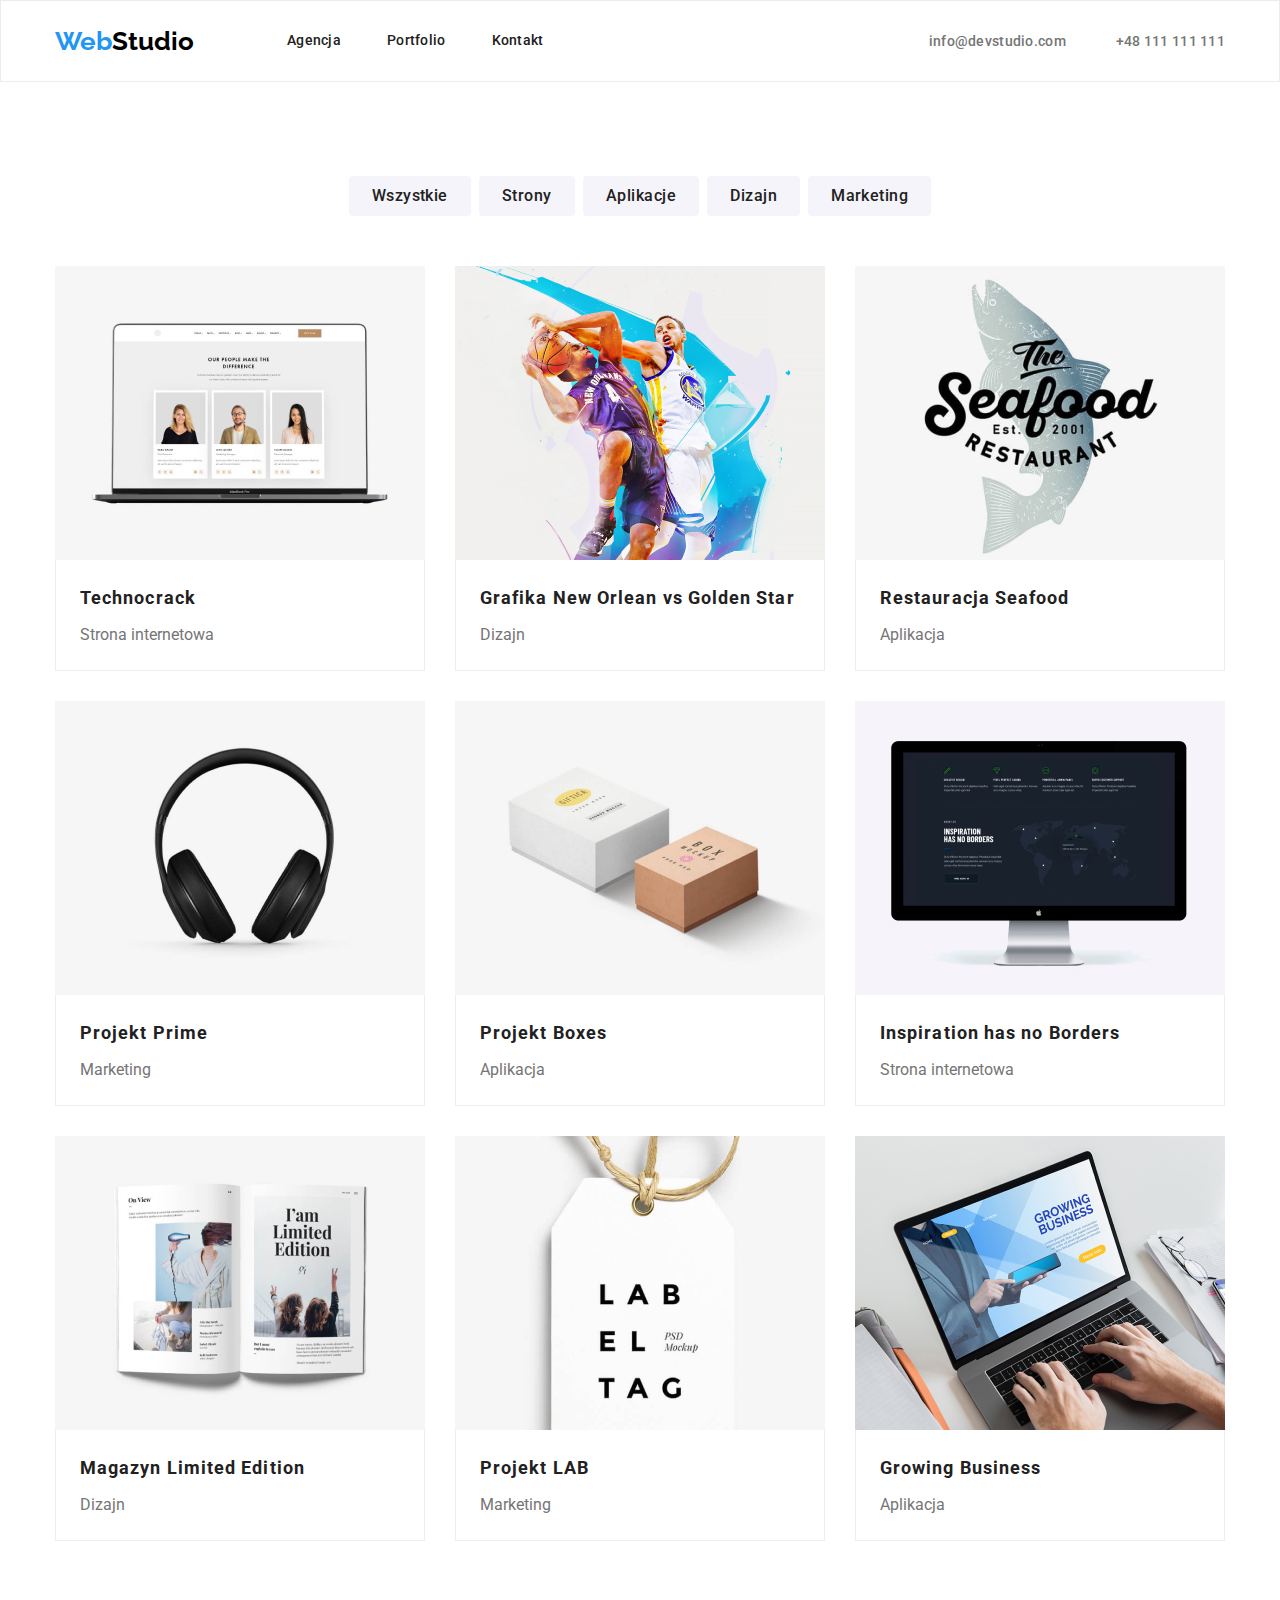
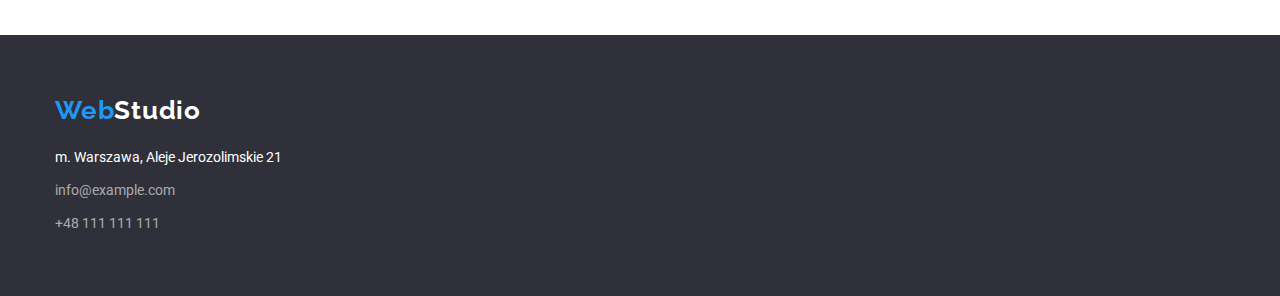
<file: portfolio.html>
<!DOCTYPE html>
<html lang="en">
<head>
    <meta charset="UTF-8">
    <meta http-equiv="X-UA-Compatible" content="IE=edge">
    <meta name="viewport" content="width=device-width, initial-scale=1.0">
    <title>Document</title>
    <link rel="stylesheet" href="https://cdnjs.cloudflare.com/ajax/libs/modern-normalize/1.1.0/modern-normalize.css"
      integrity="sha512-Y0MM+V6ymRKN2zStTqzQ227DWhhp4Mzdo6gnlRnuaNCbc+YN/ZH0sBCLTM4M0oSy9c9VKiCvd4Jk44aCLrNS5Q=="
      crossorigin="anonymous"
      referrerpolicy="no-referrer"/>
    <link rel="stylesheet" href="css/styles.css">
    <link rel="preconnect" href="https://fonts.googleapis.com">
    <link rel="preconnect" href="https://fonts.gstatic.com" crossorigin>
    <link
        href="https://fonts.googleapis.com/css2?family=Raleway:wght@700&family=Roboto+Mono:ital,wght@0,100;0,200;0,300;0,400;0,500;0,600;0,700;1,100;1,200;1,300;1,400;1,500;1,600;1,700&family=Roboto:wght@400;500;700;900&display=swap"
        rel="stylesheet">
</head>
<body>
    <header class="line">
        <div class="container">
          <nav class="navigation">
            <a class="logo-container link" href="index.html"><span class="logo-part-blue">Web</span><span class="logo-part-black">Studio</span></a>
            
                <ul class="navigation-list list">
                    <li class="navigation-list-item">
                        <a class="navigation-list-link link" href="#">Agencja</a>
                    </li>
                    <li class="navigation-list-item">
                        <a class="navigation-list-link link" href="portfolio.html">Portfolio</a>
                    </li>
                    <li class="navigation-list-item">
                        <a class="navigation-list-link link" href="#">Kontakt</a>
                    </li>
                </ul>
           
            <ul class="contact-list">
              <li class="contact-item" href="mailto:info@devstudio.com">info@devstudio.com</li>
           <li class="contact-item" href="tel:48111111111">+48 111 111 111</li>
          </nav>
          </ul>  
        </div>
    </header>
   
    <main class="main">
       
     <section class="section">
        <div class=container>
         <ul class="filter-list list">
             <li class="filter-item"><button class="filter-button" type="button">Wszystkie</button></li>
             <li class="filter-item"><button class="filter-button" type="button">Strony</button></li>
             <li class="filter-item"><button class="filter-button" type="button">Aplikacje</button></li>
             <li class="filter-item"><button class="filter-button" type="button">Dizajn</button></li>
             <li class="filter-item"><button class="filter-button" type="button">Marketing</button></li>
         </ul>
    </div>
<div class="container">
         <ul class="projects-list list">
             <li class="projects-list-project">
                <img
                src="images/portfolio/main/list1/computer.jpg" 
                alt="computer"
                  width="370"
                  height="294"
                />
                <div class="portfolio-border">
                  <h3 class="portfolio-list-title">Technocrack</h3>
                  <p class="portfolio-list-text">Strona internetowa</p>
                </div>
              </li>
              <li class="projects-list-project">
                <img
                src="images/portfolio/main/list1/bascetball.jpg" 
                alt="playing_basketball"
                  width="370"
                  height="294"
                />
                <div class="portfolio-border">
                  <h3 class="portfolio-list-title">
                   Grafika New Orlean vs Golden Star
                  </h3>
                  <p class="portfolio-list-text">Dizajn</p>
                </div>
              </li>
              <li class="projects-list-project">
                <img
                src="images/portfolio/main/list1/restaurant_logo.jpg" 
                lt="seafood_restaurant"
                  width="370"
                  height="294"
                />
                <div class="portfolio-border">
                  <h3 class="portfolio-list-title">Restauracja Seafood</h3>
                  <p class="portfolio-list-text">Aplikacja</p>
                </div>
              </li>
              <li class="projects-list-project">
                <img
                src="images/portfolio/main/list2/headphones.jpg" 
                alt="headphones"
                  width="370"
                  height="294"
                />
                <div class="portfolio-border">
                  <h3 class="portfolio-list-title">Projekt Prime</h3>
                  <p class="portfolio-list-text">Marketing</p>
                </div>
              </li>
              <li class="projects-list-project">
                <img
                src="images/portfolio/main/list2/boxes.jpg" 
                alt="boxes"
                  width="370"
                  height="294"
                />
                <div class="portfolio-border">
                  <h3 class="portfolio-list-title">Projekt Boxes</h3>
                  <p class="portfolio-list-text">Aplikacja</p>
                </div>
              </li>
              <li class="projects-list-project">
                <img
                src="images/portfolio/main/list2/monitor.jpg" 
                alt="monitor"
                  width="370"
                  height="294"
                />
                <div class="portfolio-border">
                  <h3 class="portfolio-list-title">Inspiration has no Borders</h3>
                  <p class="portfolio-list-text">Strona internetowa</p>
                </div>
              </li>
              <li class="projects-list-project">
                <img
                src="images/portfolio/main/list3/magazine.jpg" 
                alt="magazine"
                  width="370"
                  height="294"
                />
                <div class="portfolio-border">
                  <h3 class="portfolio-list-title">Magazyn Limited Edition</h3>
                  <p class="portfolio-list-text">Dizajn</p>
                </div>
              </li>
              <li class="projects-list-project">
                <img
                src="images/portfolio/main/list3/pendant.jpg" 
                alt="pendant"
                  width="370"
                  height="294"
                />
                <div class="portfolio-border">
                  <h3 class="portfolio-list-title">Projekt LAB</h3>
                  <p class="portfolio-list-text">Marketing</p>
                </div>
              </li>
              <li class="projects-list-project">
                <img
                src="images/portfolio/main/list3/work.jpg" 
                alt="work"
                  width="370"
                  height="294"
                />
                <div class="portfolio-border">
                  <h3 class="portfolio-list-title"><span lang="en">Growing Business</span></h3>
                  <p class="portfolio-list-text">Aplikacja</p>
                </div>
              </li>
         </ul>
</div>
     </section>
    </main>
 
    <footer class="footer">
        <div class="container">
        <a class="logo link" href="index.html"
          >Web</span
          ><span class="logo-part-white">Studio</span></a
        >
  
        <address class="address">
          <ul class="address-list list">
            <li class="address-item">
              <a
                class="address-link-lokalization link"
                href="https://goo.gl/maps/x3iuPh3qe1rizQfR7"
                target="_blank"
                >m. Warszawa, Aleje Jerozolimskie 21</a
              >
            </li>
            <li class="address-item">
              <a class="address-link link" href="mailto:info@example.com"
                >info@example.com</a
              >
            </li>
            <li class="address-item">
              <a class="address-link link" href="tel:48111111111"
                >+48 111 111 111</a
              >
              <div></div>
            </li>
          </ul>
        </address>
      </div>
      </footer>
 
     
 </body>
 </html>
</file>
<file: css/styles.css>
:root {
    --main-font: 'Roboto', sans-serif;
    --secondary-font: 'Raleway', sans-serif;
    --main-color: #2196F3;
}

body {
    font-family :var(--main-font);
    color: #212121
}

h1,h2,h3,h4,h5,h6,ul,p {
    margin: 0;
    padding: 0;
}

img {
    display: block;
}

.list {
    list-style: none;
  }

/* HEADER */

.header{
    border-bottom: 1px solid #ececec;
}
.link{
    text-decoration: none;
}
.container{
    width: 1200px;
    margin-left: auto;
    margin-right: auto;
    padding-left: 15px;
    padding-right: 15px;

}
.logo-container{
    font-family: "Raleway", sans-serif;
    font-weight: 700;
    font-size: 26px;
    line-height: 1.19;
    color: var(--accent-color);
    align-items: center;
    text-align: center;
}
.navigation{
display: flex;
align-items: center;
}
.navigation-list {
    display: flex;
  margin-left: 93px;
}
.navigation-list-item:not(:last-child) {
    margin-right: 46px;
  }

.contact-list{
    display: flex;
    margin-left: auto;
}
.logo {   
    font-family: "Raleway", sans-serif;
  font-weight: 700;
  font-size: 26px;
  line-height: 1.19;
  color: var(--main-color);
  align-items: center;
  text-align: center;
    letter-spacing: 0.03em;
    text-decoration: none
}
.logo-part-blue {
    color: var(--main-color);  
}
.logo-part-black {
    color: black;
}
.logo-part-white {
    color: white;
}
.logo-part-black,
.logo-part-blue{
height: 31px;
left: 215px;
top: 24px;
}
.navigation-list {
    display: flex;
    margin-left: 93px;
}
.navigation-list-link {
    display: block;
  padding-top: 32px;
  padding-bottom: 32px;

  font-weight: 500;
  font-size: 14px;
  line-height: 1.14;
  letter-spacing: 0.02em;
  color: #212121;
}


.navigation-list-link:hover,
.navigation-list-link:focus,
.contact-item:hover,
.contact-item:focus,
.address-link-mail:hover,
.address-link-mail:focus,
.address-link-phone:hover,
.address-link-phone:focus {
    color: var(--main-color);
}


.filter-item:not(:last-child) {
    margin-right: 8px;
color: #212121;
}

.contact-item{
font-weight: 500;
font-size: 14px;
line-height: 16px;
letter-spacing: 0.02em;
color: #757575;
margin-left: 50px;
list-style-type: none;
}

   
/* END HEADER */

/* MAIN */



.footer{
    padding-top: 60px;
    padding-bottom: 60px;
    background: #2F303A;
}
.hero {
padding-top: 200px;
padding-bottom: 200px;
text-align: center;
background: #2F303A;
}
.hero-header-title { 
 margin-bottom: 30px;
  margin-left: auto;
  margin-right: auto;
  max-width: 696px;

  font-weight: 900;
  font-size: 44px;
  line-height: 1.36;
  letter-spacing: 0.06em;
  text-transform: uppercase;
    
    color: #FFFFFF;
}

.hero-header-btn {
   
    display: inline-block;
    min-width: 200px;
    border-radius: 4px;
    border: 1px solid transparent;
    padding: 10px 32px;
  
    background-color: #2196f3;
    color: #ffffff;
  
    font-family: "Roboto", sans-serif;
    font-weight: 700;
    font-size: 16px;
    line-height: 1.88;
    align-items: center;
    text-align: center;
    letter-spacing: 0.06em;
    cursor: pointer;
}
.hero-header-btn:hover,
.hero-header-btn:focus {
  background-color: #ffffff;
  color: #2196f3;
}

      /*DESCRIPTION*/

.section{
    padding-top: 94px;
    padding-bottom: 94px;
}
.main-description-list{
    display: flex;
}
.main-description-item:not(:last-child){
margin-right: 30px;
  max-width: 270px;
}

.main-description-title1,
.main-description-title2,
.main-description-title3,
.main-description-title4
{
    margin-bottom: 10px;

    font-weight: 700;
    font-size: 14px;
    line-height: 1.14;
    text-transform: uppercase;

color: #212121;}

.main-description-content1,
.main-description-content2,
.main-description-content3,
.main-description-content4 {
    font-size: 14px;
    line-height: 1.71; 
color: #757575;
}
/*--Czym się zajmujemy-->*/

.main-what-we-do{
    padding-bottom: 94px;
}
.main-what-we-do-list{
    display: flex;
}
.main-what-we-do-list-item:not(:last-child) {
    margin-right: 30px; 
}
.main-what-we-do-list-image1,
.main-what-we-do-list-image2,
.main-what-we-do-list-image3 {
    background: url(close-up-image-programer-working-his-desk-office_1098-18707.jpg);
    mix-blend-mode: normal;
}
.main-what-we-do-header{
font-weight: 700;
  font-size: 36px;
  line-height: 1.17;
  text-align: center;
color: #212121;
margin-bottom: 50px;
}

    /*Nasz zespół*/

.team{
background: #F5F4FA; 
     }
    .team-list{
        display: flex;
    }
     .team-header{
        font-weight: 700;
        font-size: 36px;
        line-height: 1.17;
        text-align: center;
    color: #212121;
    margin-bottom: 50px;
     }
    
     .team-item:not(:last-child) {
        margin-right: 30px;
     }
    
     .team-image{
    background: url(4853.jpg);
    border-radius: 0px;
     }
    
    .team-workers{
        padding: 30px 0px;
        background-color: #FFFFFF;
    }
    
.team-personal {
    font-weight: 500;
    font-size: 16px;
    line-height: 1.19;
    text-align: center;
    
    color: #212121;
}

.team-personal-position{
    margin-top: 10px;
    font-size: 16px;
    line-height: 1.19;
    text-align: center;
    
    color: #757575;  
}

/* END MAIN */

/* FOOTER */

.address {
    font-style: normal;
    font-size: 14px;
    line-height: 1.71;
    color: rgba(255, 255, 255, 0.6);
    margin-top: 20px;
  }
  
  .address:hover,
  .address:focus {
    color: var(--accent-color);
  }
  .address-item{
 margin-top: 9px; 
  }

 .address-link-lokalization{
    font-style: normal;
    font-size: 14px;
    line-height: 1.71;
    color: #FFFFFF;
 }
  .address-link {
    font-style: normal;
    font-size: 14px;
    line-height: 1.71;
    color: rgba(255, 255, 255, 0.6);
  }
  
  .address-link:hover,
  .address-link:focus {
    color: #2196f3;
  }

/* END FOOTER */

/* ======================PORTFOLIO PAGE======================= */
/* MAIN */
/* SECTION FILTER */
/* THE TEXT CONTENT OF THE BUTTONS */


.filter-list{
    display: flex;
  justify-content: center;
  margin-bottom: 50px;
}
.filter-button {
    display: inline-block;
    min-width: 73px;
    border-radius: 4px;
    border: 1px solid transparent;
    padding: 6px 22px;
  
    font-family: "Roboto", sans-serif;
    font-weight: 500;
    font-size: 16px;
    line-height: 1.63;
    letter-spacing: 0.03em;
    text-align: center;
    background-color: #f5f4fa;
    color: #212121;
    cursor: pointer;
  }
  
  .filter-button:hover,
  .filter-button:focus {
    background-color: #2196f3;
    color: #ffffff;
  }

  .portfolio-list-text{
    margin-top: 4px;
    font-size: 16px;
    line-height: 1.87;
    color: #757575;
  }
/* END SECTION FILTER */
/* SECTION PROJECTS */
.line{
    border: 1px solid #ECECEC;
}
.projects-list{
    display: flex;
    flex-wrap: wrap;
    margin: -15px;
}
.portfolio-border{
    border: 1px solid #eeeeee;
  border-top: transparent;
  padding: 20px 24px;
}

.portfolio-list-title{
    font-weight: 700;
    font-size: 18px;
    line-height: 2;
    letter-spacing: 0.06em;
}
.projects-list-project{
    margin: 15px;
}

.footerportfolio{
    
    height: 252px;
    
    
    background: #2F303A;
}

.logoportfolio{
   

font-family: 'Raleway';
font-style: normal;
font-weight: 700;
font-size: 26px;

/* identical to box height */
text-decoration: none;
letter-spacing: 0.03em;
}
</file>
